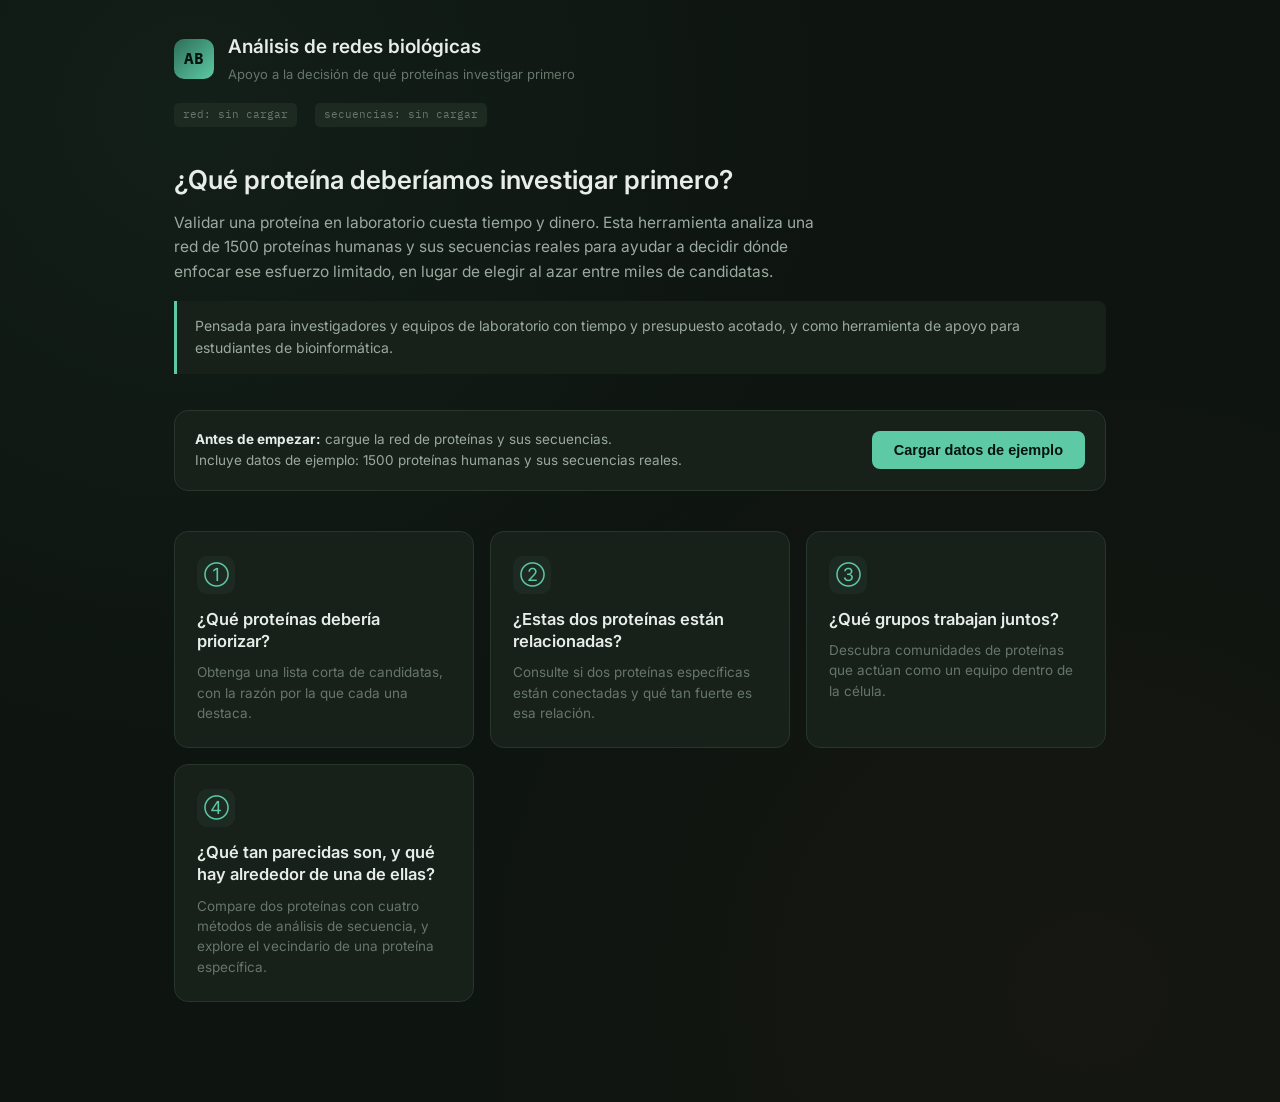
<file: index.html>
<!DOCTYPE html>
<html lang="es">
<head>
<meta charset="UTF-8">
<meta name="viewport" content="width=device-width, initial-scale=1.0">
<title>¿Qué proteína deberíamos estudiar primero? — Análisis de redes biológicas</title>
<link rel="stylesheet" href="css/styles-v2.css">
</head>
<body>

<div class="app-shell">

  <header class="app-header">
    <div class="app-mark">AB</div>
    <div>
      <h1>Análisis de redes biológicas</h1>
      <p>Apoyo a la decisión de qué proteínas investigar primero</p>
    </div>
  </header>

  <div class="status-bar">
    <span class="status-pill" id="status-red">red: sin cargar</span>
    <span class="status-pill" id="status-seq">secuencias: sin cargar</span>
  </div>

  <!-- ============ PANTALLA DE INICIO ============ -->
  <section id="vista-inicio">

    <div class="intro-block">
      <h2>¿Qué proteína deberíamos investigar primero?</h2>
      <p>
        Validar una proteína en laboratorio cuesta tiempo y dinero. Esta herramienta analiza
        una red de 1500 proteínas humanas y sus secuencias reales para ayudar a decidir
        dónde enfocar ese esfuerzo limitado, en lugar de elegir al azar entre miles de candidatas.
      </p>
      <div class="quien-ayuda">
        Pensada para investigadores y equipos de laboratorio con tiempo y presupuesto
        acotado, y como herramienta de apoyo para estudiantes de bioinformática.
      </div>
    </div>

    <div class="carga-card" id="carga-card">
      <div class="carga-texto">
        <p><strong>Antes de empezar:</strong> cargue la red de proteínas y sus secuencias.</p>
        <p>Incluye datos de ejemplo: 1500 proteínas humanas y sus secuencias reales.</p>
      </div>
      <button class="btn" id="btn-carga-automatica">Cargar datos de ejemplo</button>
    </div>

    <div class="preguntas-grid">
      <div class="pregunta-card" data-vista="vista-ranking">
        <div class="pregunta-icono">①</div>
        <h3>¿Qué proteínas debería priorizar?</h3>
        <p>Obtenga una lista corta de candidatas, con la razón por la que cada una destaca.</p>
      </div>

      <div class="pregunta-card" data-vista="vista-relacion">
        <div class="pregunta-icono">②</div>
        <h3>¿Estas dos proteínas están relacionadas?</h3>
        <p>Consulte si dos proteínas específicas están conectadas y qué tan fuerte es esa relación.</p>
      </div>

      <div class="pregunta-card" data-vista="vista-equipos">
        <div class="pregunta-icono">③</div>
        <h3>¿Qué grupos trabajan juntos?</h3>
        <p>Descubra comunidades de proteínas que actúan como un equipo dentro de la célula.</p>
      </div>

      <div class="pregunta-card" data-vista="vista-profundo">
        <div class="pregunta-icono">④</div>
        <h3>¿Qué tan parecidas son, y qué hay alrededor de una de ellas?</h3>
        <p>Compare dos proteínas con cuatro métodos de análisis de secuencia, y explore el vecindario de una proteína específica.</p>
      </div>
    </div>
  </section>

  <!-- Las vistas de respuesta se inyectan aquí -->
  <div id="vistas-preguntas"></div>

</div>

<script src="js/data-loader.js"></script>
<script src="js/graph-renderer.js"></script>
<script src="js/algorithms/dfs.js"></script>
<script src="js/algorithms/scc.js"></script>
<script src="js/algorithms/ufds.js"></script>
<script src="js/algorithms/mst.js"></script>
<script src="js/algorithms/flujo-maximo.js"></script>
<script src="js/algorithms/dp-grafo.js"></script>
<script src="js/algorithms/divide-venceras-red.js"></script>
<script src="js/algorithms/fuerza-bruta.js"></script>
<script src="js/algorithms/dp-needleman-wunsch.js"></script>
<script src="js/algorithms/voraz.js"></script>
<script src="js/algorithms/backtracking.js"></script>
<script src="js/algorithms/divide-venceras-secuencia.js"></script>
<script src="js/algorithms/integracion.js"></script>
<script src="js/algorithms/relacion-proteinas.js"></script>
<script src="js/algorithms/equipos-proteinas.js"></script>
<script src="js/lenguaje-natural.js"></script>
<script src="js/vistas-preguntas.js"></script>
<script src="js/app-v2.js"></script>
</body>
</html>
</file>
<file: css/styles-v2.css>
/* ==========================================
   ANÁLISIS DE REDES BIOLÓGICAS — v2
   Interfaz orientada a preguntas de investigación,
   no a algoritmos. Misma paleta de laboratorio,
   pero estructura completamente reorganizada.
   ========================================== */

@import url('https://fonts.googleapis.com/css2?family=Inter:wght@400;500;600;700&family=IBM+Plex+Mono:wght@400;500;600&display=swap');

:root {
  --bg-base: #0E1410;
  --bg-panel: #172019;
  --bg-panel-raised: #1D2A22;
  --border-soft: #28362C;
  --border-strong: #3A4D3F;

  --accent: #5DCAA5;
  --accent-dim: #2E6E58;
  --accent-bright: #8BE6C4;

  --coral: #D85A30;
  --coral-dim: #7A3520;
  --amber: #E8A23B;
  --purple: #9D8FE8;

  --text-primary: #E8EDE9;
  --text-secondary: #9BAA9F;
  --text-muted: #66766B;

  --font-ui: 'Inter', -apple-system, sans-serif;
  --font-mono: 'IBM Plex Mono', monospace;

  --radius-sm: 8px;
  --radius-md: 14px;
}

* { box-sizing: border-box; }

html, body {
  margin: 0;
  padding: 0;
  background: var(--bg-base);
  color: var(--text-primary);
  font-family: var(--font-ui);
  font-size: 16px;
  line-height: 1.6;
}

body {
  background-image:
    radial-gradient(circle at 15% 10%, rgba(93, 202, 165, 0.06) 0%, transparent 45%),
    radial-gradient(circle at 85% 90%, rgba(216, 90, 48, 0.04) 0%, transparent 45%);
  min-height: 100vh;
}

.app-shell {
  max-width: 980px;
  margin: 0 auto;
  padding: 32px 24px 80px;
}

/* ------------------------------------------
   ENCABEZADO
   ------------------------------------------ */

.app-header {
  display: flex;
  align-items: center;
  gap: 14px;
  margin-bottom: 8px;
}

.app-mark {
  width: 40px;
  height: 40px;
  border-radius: 10px;
  background: linear-gradient(135deg, var(--accent-dim), var(--accent));
  display: flex;
  align-items: center;
  justify-content: center;
  font-family: var(--font-mono);
  font-weight: 700;
  font-size: 16px;
  color: #06140F;
  flex-shrink: 0;
}

.app-header h1 {
  font-size: 19px;
  font-weight: 600;
  margin: 0;
}

.app-header p {
  font-size: 13px;
  color: var(--text-muted);
  margin: 2px 0 0;
}

.status-bar {
  display: flex;
  gap: 18px;
  margin: 18px 0 36px;
  font-size: 13px;
  color: var(--text-muted);
  flex-wrap: wrap;
}

.status-pill {
  font-family: var(--font-mono);
  font-size: 11px;
  padding: 3px 9px;
  border-radius: 5px;
  background: var(--bg-panel-raised);
  color: var(--text-muted);
}
.status-pill.ok { background: rgba(93, 202, 165, 0.12); color: var(--accent-bright); }

/* ------------------------------------------
   PANTALLA DE BIENVENIDA
   ------------------------------------------ */

.intro-block {
  margin-bottom: 36px;
}

.intro-block h2 {
  font-size: 26px;
  font-weight: 600;
  line-height: 1.3;
  margin: 0 0 14px;
  max-width: 680px;
}

.intro-block p {
  font-size: 15.5px;
  color: var(--text-secondary);
  max-width: 640px;
  margin: 0 0 0;
}

.intro-block .quien-ayuda {
  margin-top: 16px;
  padding: 14px 18px;
  background: var(--bg-panel);
  border-left: 3px solid var(--accent);
  border-radius: 0 var(--radius-sm) var(--radius-sm) 0;
  font-size: 14px;
  color: var(--text-secondary);
}

/* ------------------------------------------
   CARGA DE DATOS (compacta, discreta)
   ------------------------------------------ */

.carga-card {
  background: var(--bg-panel);
  border: 1px solid var(--border-soft);
  border-radius: var(--radius-md);
  padding: 18px 20px;
  margin-bottom: 40px;
  display: flex;
  align-items: center;
  justify-content: space-between;
  gap: 16px;
  flex-wrap: wrap;
}

.carga-card .carga-texto p {
  margin: 0;
  font-size: 13.5px;
  color: var(--text-secondary);
}
.carga-card .carga-texto strong { color: var(--text-primary); }

/* ------------------------------------------
   TARJETAS DE PREGUNTA (entrada principal)
   ------------------------------------------ */

.preguntas-grid {
  display: grid;
  grid-template-columns: repeat(auto-fit, minmax(260px, 1fr));
  gap: 16px;
  margin-bottom: 20px;
}

.pregunta-card {
  background: var(--bg-panel);
  border: 1px solid var(--border-soft);
  border-radius: var(--radius-md);
  padding: 24px 22px;
  cursor: pointer;
  transition: border-color 0.15s ease, transform 0.1s ease;
  display: flex;
  flex-direction: column;
  gap: 10px;
}

.pregunta-card:hover {
  border-color: var(--accent-dim);
  transform: translateY(-2px);
}

.pregunta-card .pregunta-icono {
  width: 38px;
  height: 38px;
  border-radius: 10px;
  background: var(--bg-panel-raised);
  display: flex;
  align-items: center;
  justify-content: center;
  font-size: 18px;
  color: var(--accent);
  margin-bottom: 4px;
}

.pregunta-card h3 {
  font-size: 16.5px;
  font-weight: 600;
  margin: 0;
  line-height: 1.35;
}

.pregunta-card p {
  font-size: 13.5px;
  color: var(--text-muted);
  margin: 0;
  line-height: 1.5;
}

/* ------------------------------------------
   PANTALLAS DE RESPUESTA
   ------------------------------------------ */

.vista-pregunta { display: none; }
.vista-pregunta.active { display: block; animation: fadeIn 0.2s ease; }

.volver-btn {
  display: inline-flex;
  align-items: center;
  gap: 6px;
  background: none;
  border: none;
  color: var(--text-muted);
  font-size: 13.5px;
  cursor: pointer;
  padding: 0;
  margin-bottom: 20px;
}
.volver-btn:hover { color: var(--text-primary); }

.pregunta-header h2 {
  font-size: 22px;
  font-weight: 600;
  margin: 0 0 8px;
}
.pregunta-header p {
  font-size: 14.5px;
  color: var(--text-secondary);
  max-width: 600px;
  margin: 0 0 24px;
}

/* ------------------------------------------
   CONTROLES DE FORMULARIO
   ------------------------------------------ */

.form-card {
  background: var(--bg-panel);
  border: 1px solid var(--border-soft);
  border-radius: var(--radius-md);
  padding: 20px 22px;
  margin-bottom: 24px;
}

.control-row {
  display: flex;
  flex-wrap: wrap;
  gap: 14px;
  align-items: flex-end;
}

.control-group {
  display: flex;
  flex-direction: column;
  gap: 6px;
  flex: 1;
  min-width: 180px;
}

.control-group label {
  font-size: 12.5px;
  color: var(--text-muted);
}

select, input[type="text"], input[type="number"] {
  background: var(--bg-panel-raised);
  border: 1px solid var(--border-strong);
  color: var(--text-primary);
  border-radius: var(--radius-sm);
  padding: 10px 12px;
  font-size: 14.5px;
  font-family: var(--font-ui);
  width: 100%;
}

select:focus, input:focus { outline: none; border-color: var(--accent); }
input[type="range"] { width: 100%; accent-color: var(--accent); }

.btn {
  background: var(--accent);
  color: #06140F;
  border: none;
  border-radius: var(--radius-sm);
  padding: 11px 22px;
  font-size: 14.5px;
  font-weight: 600;
  cursor: pointer;
  white-space: nowrap;
}
.btn:hover { filter: brightness(1.1); }
.btn.secondary {
  background: transparent;
  border: 1px solid var(--border-strong);
  color: var(--text-primary);
}
.btn.secondary:hover { background: var(--bg-panel-raised); }

/* ------------------------------------------
   RESPUESTA EN LENGUAJE NATURAL
   ------------------------------------------ */

.respuesta-card {
  background: var(--bg-panel);
  border: 1px solid var(--border-soft);
  border-left: 3px solid var(--accent);
  border-radius: 0 var(--radius-md) var(--radius-md) 0;
  padding: 22px 24px;
  margin-bottom: 20px;
}

.respuesta-card p {
  font-size: 15px;
  color: var(--text-primary);
  line-height: 1.7;
  margin: 0 0 14px;
}
.respuesta-card p:last-child { margin-bottom: 0; }

.respuesta-card.alerta { border-left-color: var(--amber); }
.respuesta-card.vacia { border-left-color: var(--text-muted); }

/* ------------------------------------------
   TARJETAS DE PROTEÍNA (ranking, equipos)
   ------------------------------------------ */

.proteina-card {
  background: var(--bg-panel-raised);
  border-radius: var(--radius-sm);
  padding: 16px 18px;
  margin-bottom: 10px;
  display: flex;
  gap: 14px;
  align-items: flex-start;
}

.proteina-rank {
  font-family: var(--font-mono);
  font-size: 13px;
  color: var(--text-muted);
  min-width: 28px;
  padding-top: 2px;
}

.proteina-nombre {
  font-family: var(--font-mono);
  font-size: 16px;
  font-weight: 600;
  color: var(--accent-bright);
  margin: 0 0 4px;
}

.proteina-explicacion {
  font-size: 13.5px;
  color: var(--text-secondary);
  line-height: 1.55;
  margin: 0;
}

.proteina-badges {
  display: flex;
  gap: 6px;
  margin-top: 8px;
  flex-wrap: wrap;
}

.badge {
  font-size: 11px;
  padding: 3px 9px;
  border-radius: 20px;
  background: var(--bg-panel);
  color: var(--text-muted);
  border: 1px solid var(--border-soft);
}
.badge.activo { background: rgba(93, 202, 165, 0.12); color: var(--accent-bright); border-color: var(--accent-dim); }

/* ------------------------------------------
   EQUIPOS DE PROTEÍNAS
   ------------------------------------------ */

.equipo-card {
  background: var(--bg-panel);
  border: 1px solid var(--border-soft);
  border-radius: var(--radius-md);
  padding: 18px 20px;
  margin-bottom: 14px;
  cursor: pointer;
}
.equipo-card:hover { border-color: var(--accent-dim); }

.equipo-nombre {
  font-size: 15.5px;
  font-weight: 600;
  margin: 0 0 4px;
}

.equipo-meta {
  font-size: 12.5px;
  color: var(--text-muted);
  margin: 0 0 10px;
}

.equipo-miembros {
  font-family: var(--font-mono);
  font-size: 12.5px;
  color: var(--accent-bright);
  line-height: 1.6;
  word-break: break-word;
}

/* ------------------------------------------
   GRAFOS
   ------------------------------------------ */

.graph-container {
  background: var(--bg-base);
  border: 1px solid var(--border-soft);
  border-radius: var(--radius-md);
  position: relative;
  overflow: hidden;
  margin-top: 16px;
}
.graph-container svg { display: block; width: 100%; height: auto; }

/* ------------------------------------------
   ESTADOS
   ------------------------------------------ */

.loading-state, .empty-state {
  display: flex;
  flex-direction: column;
  align-items: center;
  justify-content: center;
  padding: 50px 20px;
  color: var(--text-muted);
  text-align: center;
  gap: 10px;
  font-size: 14px;
}

.spinner {
  width: 22px; height: 22px;
  border: 2px solid var(--border-strong);
  border-top-color: var(--accent);
  border-radius: 50%;
  animation: spin 0.8s linear infinite;
}
@keyframes spin { to { transform: rotate(360deg); } }
@keyframes fadeIn { from { opacity: 0; transform: translateY(4px); } to { opacity: 1; transform: translateY(0); } }

.error-banner {
  background: rgba(216, 90, 48, 0.1);
  border: 1px solid rgba(216, 90, 48, 0.4);
  border-radius: var(--radius-sm);
  padding: 14px 16px;
  font-size: 13.5px;
  color: #F0997B;
  margin: 14px 0;
}

.mono { font-family: var(--font-mono); }
.text-muted { color: var(--text-muted); }
.text-accent { color: var(--accent-bright); }

::-webkit-scrollbar { width: 8px; height: 8px; }
::-webkit-scrollbar-track { background: transparent; }
::-webkit-scrollbar-thumb { background: var(--border-strong); border-radius: 4px; }

@media (max-width: 700px) {
  .app-shell { padding: 20px 16px 60px; }
  .intro-block h2 { font-size: 21px; }
}
</file>
